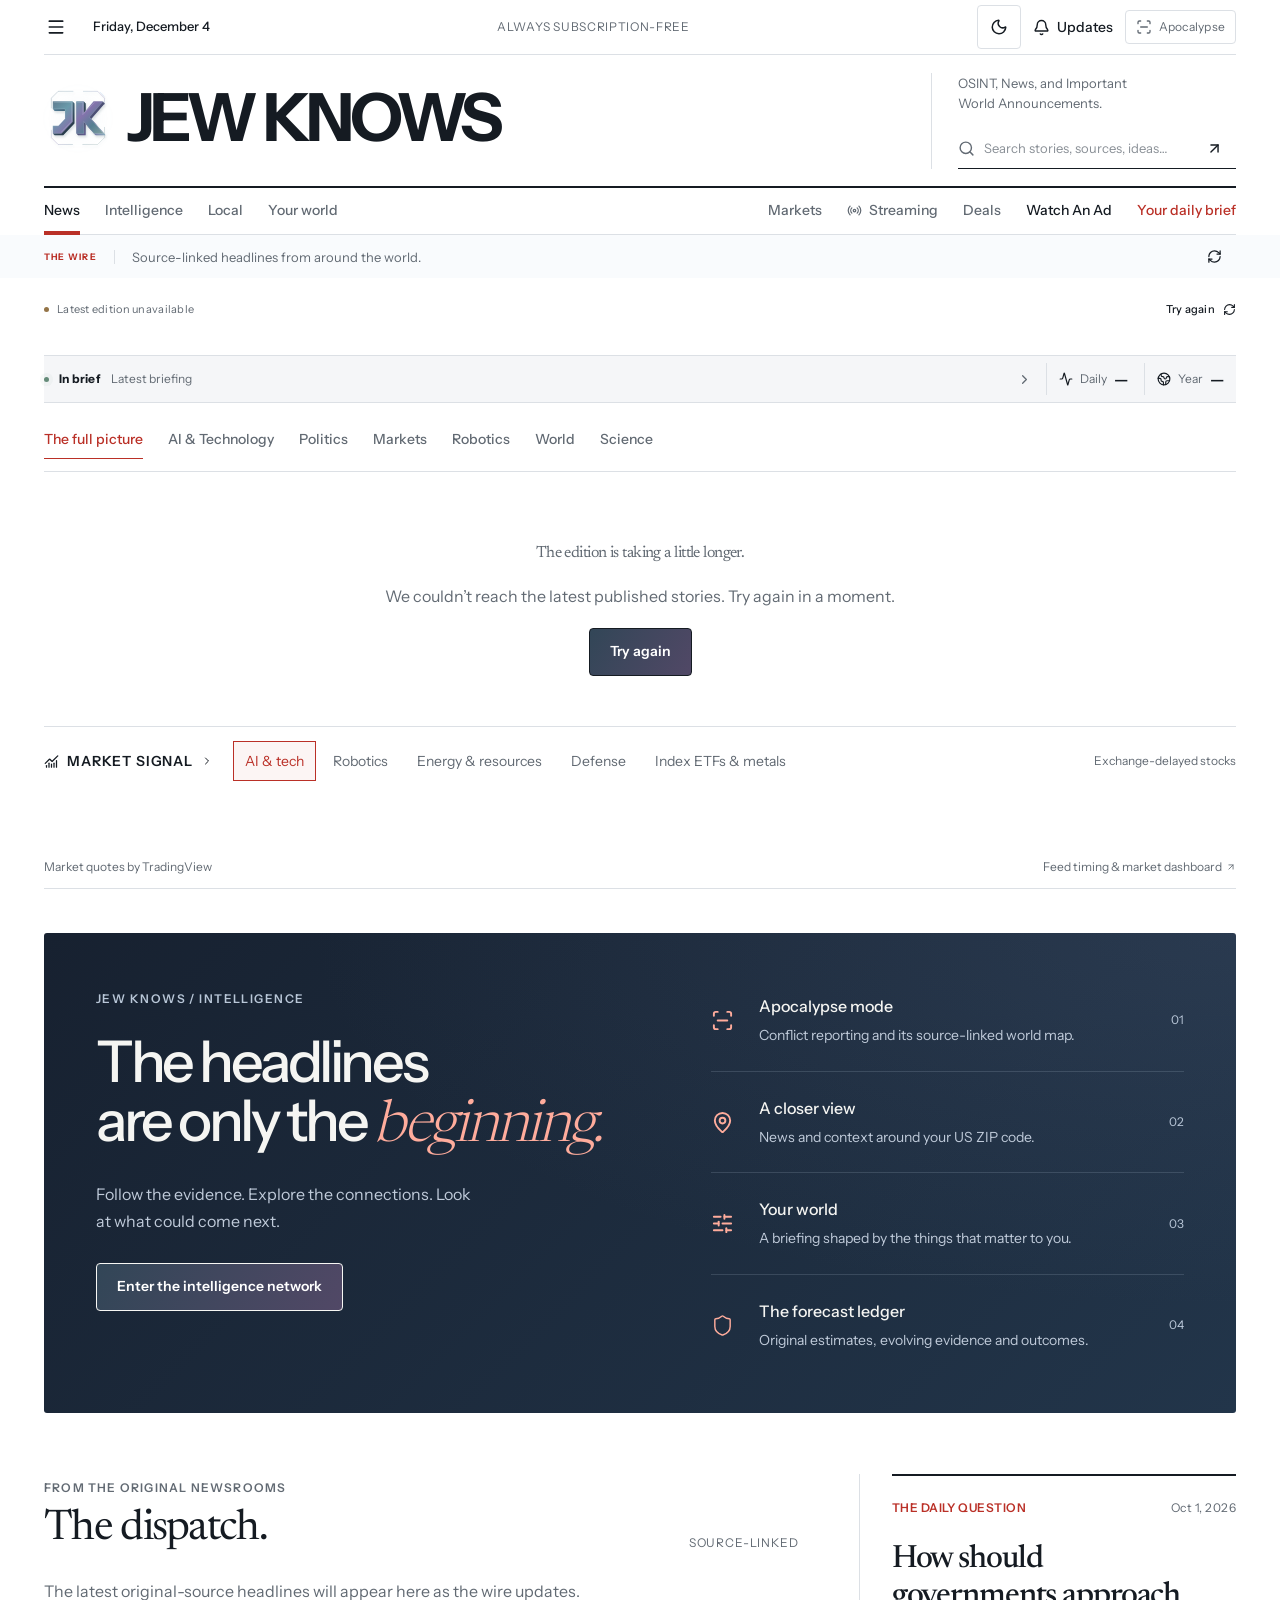
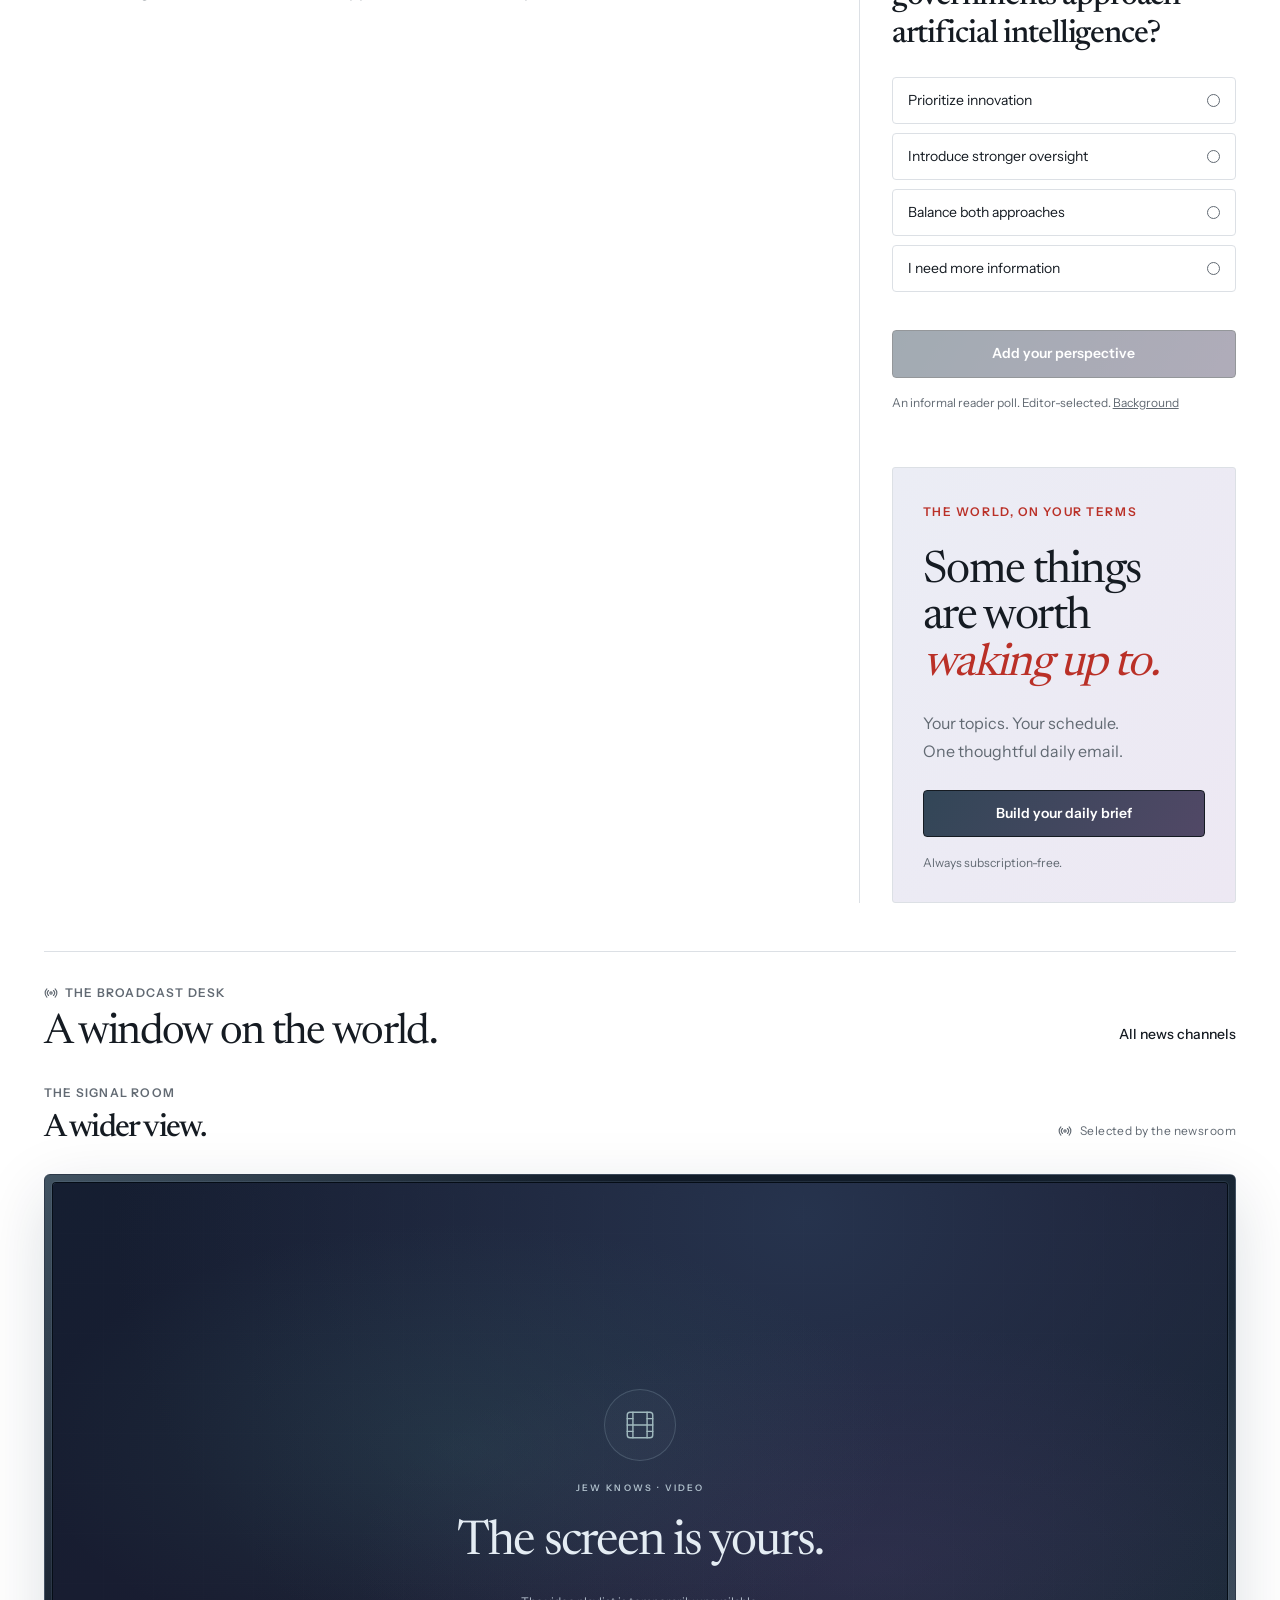
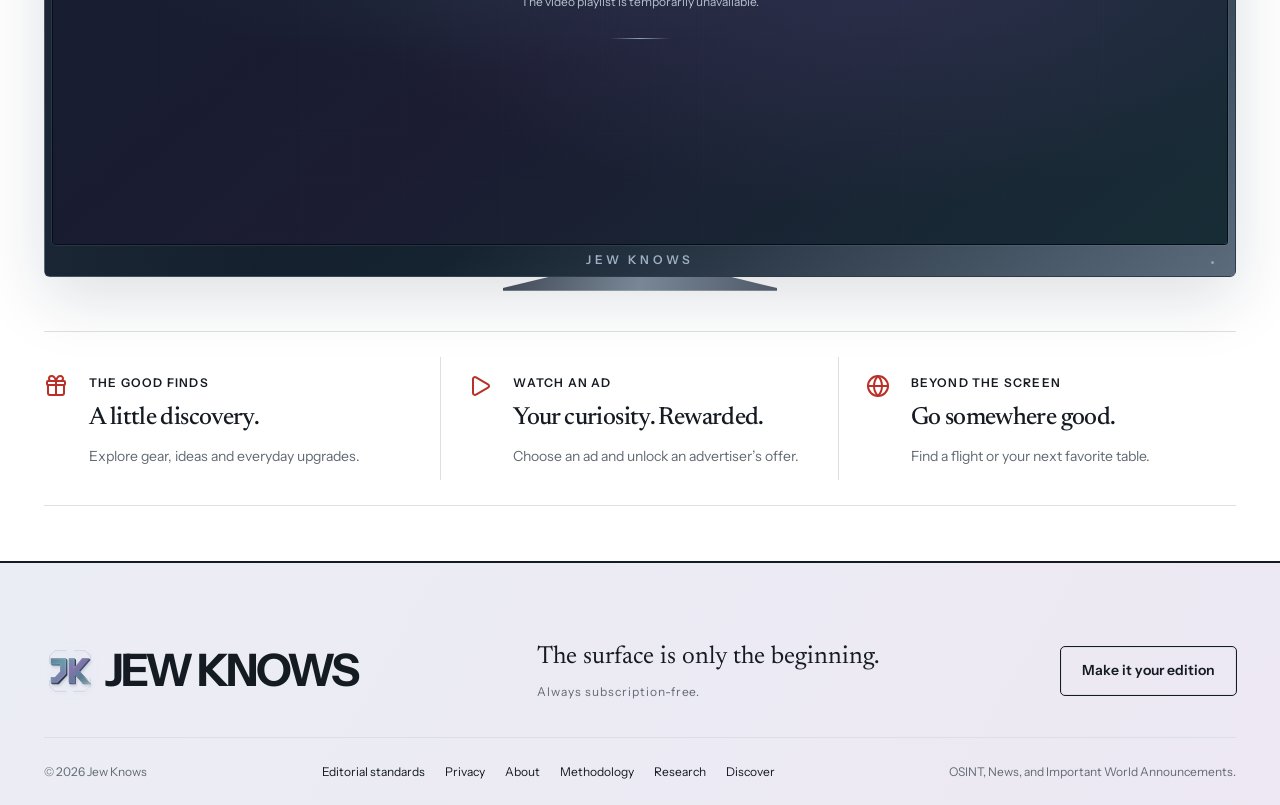
<file: index.html>
<!doctype html>
<html lang="en" data-theme="light"><head><meta charset="UTF-8"/><meta name="viewport" content="width=device-width,initial-scale=1"/><title>Jew Knows — OSINT, News, and Important World Announcements.</title><meta name="description" content="Source-linked news, intelligence, streaming, and your personal daily brief. Always subscription-free."/><link rel="icon" href="/favicon.svg"/><style>
.jk-boot-shell{min-height:100svh;box-sizing:border-box;display:flex;flex-direction:column;align-items:center;justify-content:center;padding:32px;color:#182327;background:#f6f7f5;font-family:system-ui,-apple-system,sans-serif;text-align:center}.jk-boot-wordmark{font-size:58px;letter-spacing:-.09em;font-weight:750;line-height:1}.jk-boot-shell h1{font-size:21px;font-weight:550;letter-spacing:-.04em;margin:18px 0 8px}.jk-boot-shell p{font-size:14px;color:#627073;margin:9px 0;line-height:1.6}.jk-boot-progress{width:min(210px,70vw);height:3px;background:#dce3df;border-radius:4px;overflow:hidden;margin:18px 0 20px}.jk-boot-progress::after{content:"";display:block;width:38%;height:100%;background:#297263;animation:jk-boot-loading 1.5s ease-in-out infinite;transform:translateX(-100%)}.jk-boot-shell .jk-boot-note{font-size:11px;letter-spacing:.02em;color:#89928f}.jk-boot-retry{border:0;background:#193b35;color:#fff;border-radius:999px;padding:12px 24px;font:inherit;cursor:pointer;margin:15px 0}.jk-boot-retry:focus-visible{outline:3px solid #63a88e;outline-offset:4px}@keyframes jk-boot-loading{to{transform:translateX(360%)}}@media(prefers-reduced-motion:reduce){.jk-boot-progress::after{animation:none;transform:none;width:100%;opacity:.65}}
</style>  <script type="module" crossorigin src="/assets/index-WEfzGQNV.js"></script>
  <link rel="stylesheet" crossorigin href="/assets/index-CKBRRL2W.css">
</head><body><div id="root"><main class="jk-boot-shell" aria-busy="true"><div class="jk-boot-wordmark" aria-hidden="true">JK.</div><h1>Jew Knows</h1><p role="status">Opening the latest edition…</p><div class="jk-boot-progress" role="progressbar" aria-label="Loading the latest edition"></div><p class="jk-boot-note">OSINT. News. Always subscription-free.</p></main></div></body></html>
</file>
